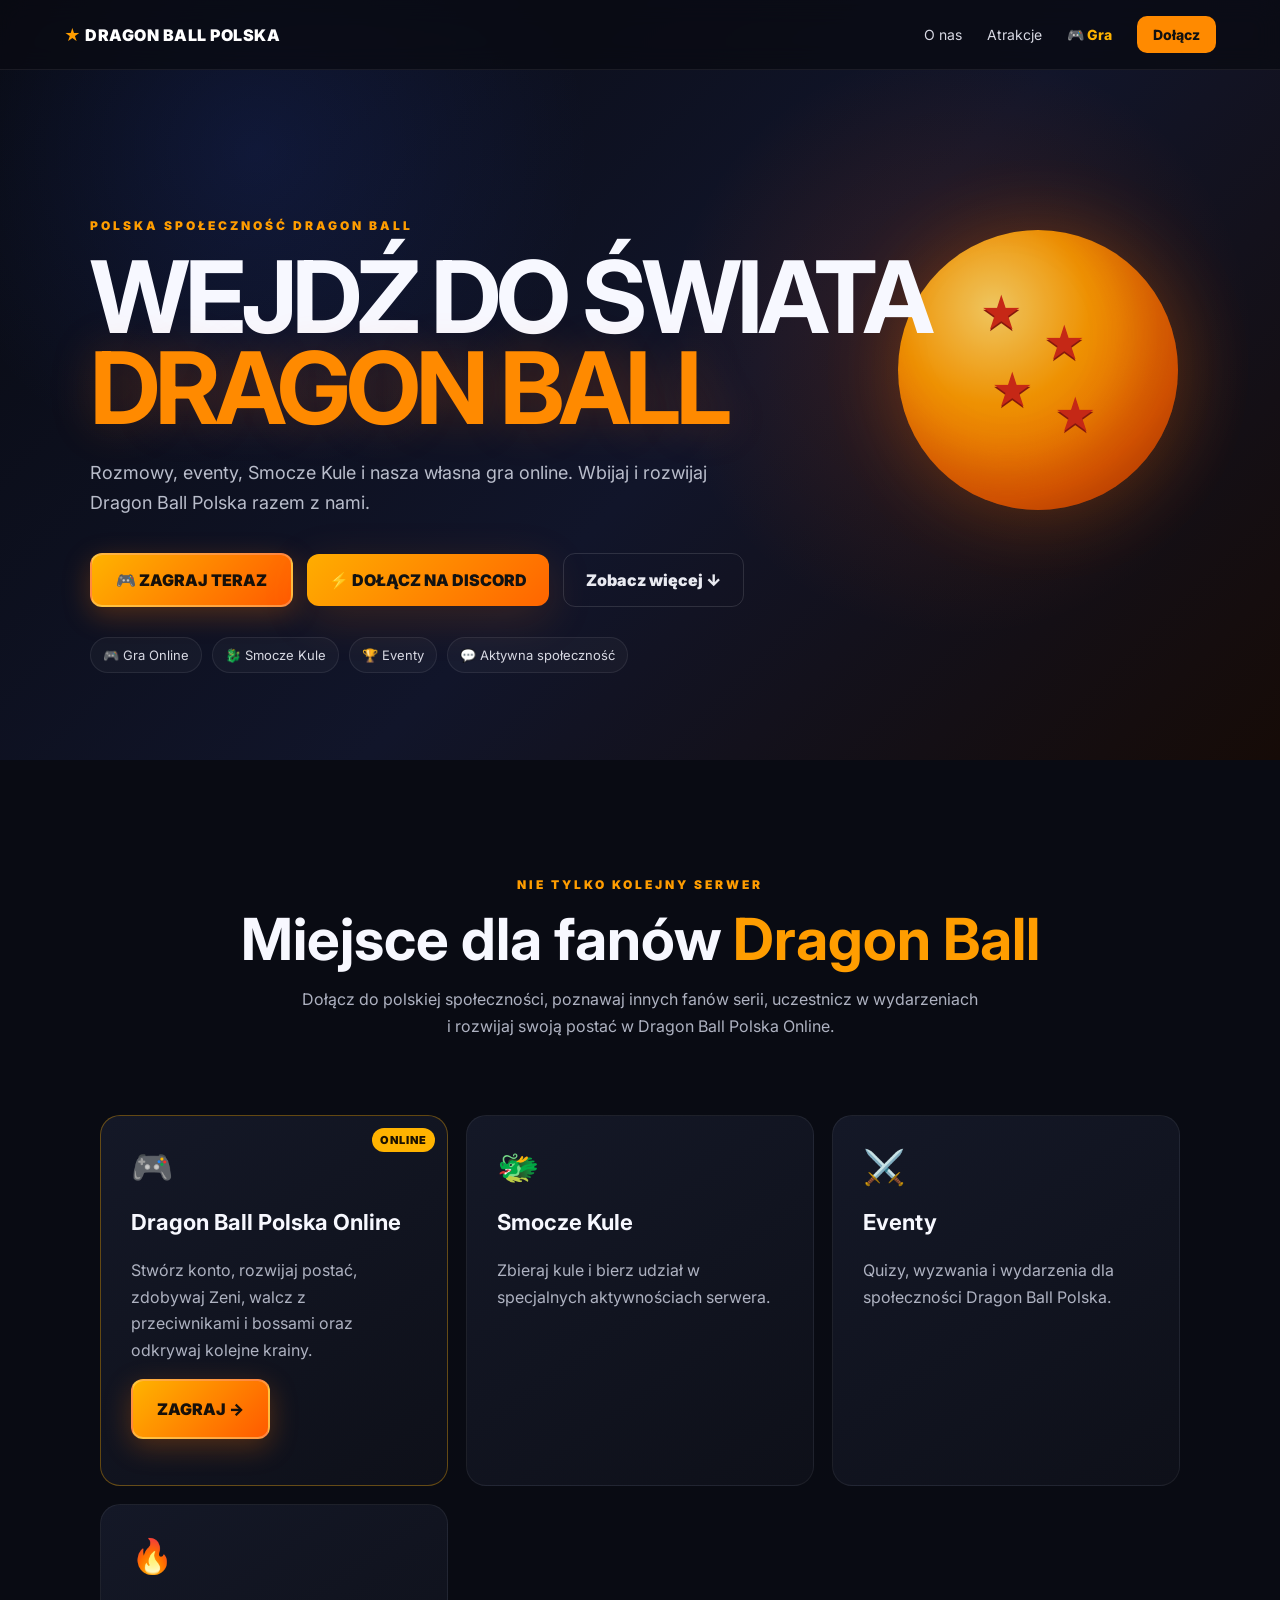
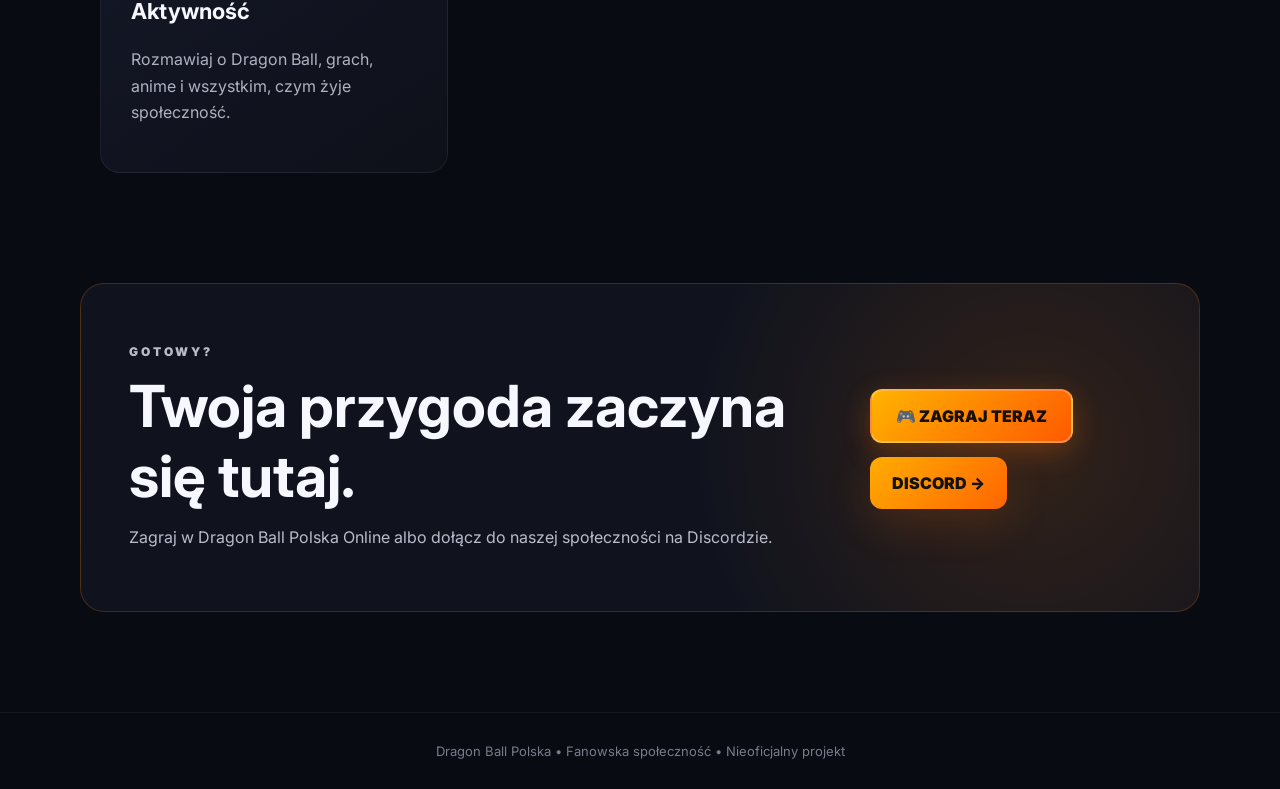
<file: index.html>
<!doctype html><html lang="pl"><head><meta charset="utf-8"><meta name="viewport" content="width=device-width,initial-scale=1"><meta name="description" content="Dragon Ball Polska — polska społeczność fanów Dragon Ball. Zagraj w Dragon Ball Polska Online lub dołącz na Discorda."><title>Dragon Ball Polska — Gra & Discord</title><link rel="stylesheet" href="style.css"><style>
.game-cta{display:inline-flex;align-items:center;justify-content:center;gap:8px;padding:15px 24px;border-radius:12px;font-weight:900;text-decoration:none;background:linear-gradient(135deg,#ffb300,#ff5a00);color:#17100a;border:2px solid rgba(255,255,255,.25);box-shadow:0 8px 28px rgba(255,116,0,.28);transition:.2s transform,.2s filter}.game-cta:hover{transform:translateY(-2px);filter:brightness(1.08)}.game-card{position:relative;overflow:hidden;border:1px solid rgba(255,174,0,.35)!important}.game-card:after{content:"ONLINE";position:absolute;top:12px;right:12px;font-size:11px;font-weight:900;letter-spacing:1px;padding:5px 8px;border-radius:999px;background:#ffb300;color:#1b1100}.nav .play-mini{color:#ffb300;font-weight:800}@media(max-width:700px){.actions{flex-direction:column;align-items:stretch}.actions a{text-align:center}}
</style></head><body>
<header class="nav"><a class="brand" href="#top"><span>★</span> DRAGON BALL POLSKA</a><nav><a href="#o-nas">O nas</a><a href="#atrakcje">Atrakcje</a><a class="play-mini" href="./game/">🎮 Gra</a><a class="mini" href="https://discord.gg/MGF9crQ9fY" target="_blank" rel="noopener">Dołącz</a></nav></header>
<main id="top"><section class="hero"><div class="orb one"></div><div class="orb two"></div><div class="hero-inner"><p class="eyebrow">POLSKA SPOŁECZNOŚĆ DRAGON BALL</p><h1>WEJDŹ DO ŚWIATA<br><em>DRAGON BALL</em></h1><p class="lead">Rozmowy, eventy, Smocze Kule i nasza własna gra online. Wbijaj i rozwijaj Dragon Ball Polska razem z nami.</p><div class="actions"><a class="game-cta" href="./game/">🎮 ZAGRAJ TERAZ</a><a class="cta" href="https://discord.gg/MGF9crQ9fY" target="_blank" rel="noopener">⚡ DOŁĄCZ NA DISCORD</a><a class="ghost" href="#atrakcje">Zobacz więcej ↓</a></div><div class="chips"><span>🎮 Gra Online</span><span>🐉 Smocze Kule</span><span>🏆 Eventy</span><span>💬 Aktywna społeczność</span></div></div><div class="ball" aria-hidden="true"><i>★</i><i>★</i><i>★</i><i>★</i></div></section>
<section id="o-nas" class="section"><p class="eyebrow">NIE TYLKO KOLEJNY SERWER</p><h2>Miejsce dla fanów <span>Dragon Ball</span></h2><p class="intro">Dołącz do polskiej społeczności, poznawaj innych fanów serii, uczestnicz w wydarzeniach i rozwijaj swoją postać w Dragon Ball Polska Online.</p></section>
<section id="atrakcje" class="cards"><article class="game-card"><b>🎮</b><h3>Dragon Ball Polska Online</h3><p>Stwórz konto, rozwijaj postać, zdobywaj Zeni, walcz z przeciwnikami i bossami oraz odkrywaj kolejne krainy.</p><p><a class="game-cta" href="./game/">ZAGRAJ →</a></p></article><article><b>🐲</b><h3>Smocze Kule</h3><p>Zbieraj kule i bierz udział w specjalnych aktywnościach serwera.</p></article><article><b>⚔️</b><h3>Eventy</h3><p>Quizy, wyzwania i wydarzenia dla społeczności Dragon Ball Polska.</p></article><article><b>🔥</b><h3>Aktywność</h3><p>Rozmawiaj o Dragon Ball, grach, anime i wszystkim, czym żyje społeczność.</p></article></section>
<section class="join"><div><p class="eyebrow">GOTOWY?</p><h2>Twoja przygoda zaczyna się tutaj.</h2><p>Zagraj w Dragon Ball Polska Online albo dołącz do naszej społeczności na Discordzie.</p></div><div class="actions"><a class="game-cta" href="./game/">🎮 ZAGRAJ TERAZ</a><a class="cta" href="https://discord.gg/MGF9crQ9fY" target="_blank" rel="noopener">DISCORD →</a></div></section></main>
<footer>Dragon Ball Polska • Fanowska społeczność • Nieoficjalny projekt</footer></body></html>
</file>
<file: style.css>
@import url('https://fonts.googleapis.com/css2?family=Inter:wght@400;600;800;900&display=swap');
*{box-sizing:border-box}html{scroll-behavior:smooth}body{margin:0;background:#090b13;color:#f7f8ff;font-family:Inter,Arial,sans-serif}.nav{height:70px;display:flex;align-items:center;justify-content:space-between;padding:0 max(5vw,22px);position:fixed;top:0;width:100%;z-index:10;background:rgba(9,11,19,.78);backdrop-filter:blur(12px);border-bottom:1px solid #ffffff12}.brand{font-weight:900;color:#fff;text-decoration:none;letter-spacing:.5px}.brand span,.section span{color:#ff9d00}.nav nav{display:flex;gap:25px;align-items:center}.nav nav a{color:#d8d9e3;text-decoration:none;font-size:14px}.mini{background:#ff8a00!important;color:#111!important;padding:10px 16px;border-radius:10px;font-weight:800}.hero{min-height:760px;display:grid;place-items:center;position:relative;overflow:hidden;padding:120px 7vw 70px;background:radial-gradient(circle at 75% 45%,#e74d002d,transparent 28%),radial-gradient(circle at 20% 20%,#305cff22,transparent 28%),linear-gradient(135deg,#080a11,#11152a 55%,#160b07)}.hero-inner{width:min(1180px,100%);position:relative;z-index:2}.eyebrow{font-size:12px;letter-spacing:3px;color:#ff9d00;font-weight:900}.hero h1{font-size:clamp(48px,8vw,100px);line-height:.91;margin:18px 0 25px;max-width:850px;letter-spacing:-5px}.hero h1 em{font-style:normal;color:#ff8a00;text-shadow:0 0 45px #ff6a003f}.lead{max-width:650px;font-size:18px;line-height:1.7;color:#b9bdcb}.actions{display:flex;gap:14px;align-items:center;margin:34px 0 30px;flex-wrap:wrap}.cta,.ghost{display:inline-block;text-decoration:none;font-weight:900;border-radius:12px;padding:16px 22px}.cta{background:linear-gradient(135deg,#ffad00,#ff6500);color:#121212;box-shadow:0 12px 45px #ff71002b}.cta:hover{transform:translateY(-2px)}.ghost{color:#e9eaf1;border:1px solid #ffffff1f}.chips{display:flex;gap:10px;flex-wrap:wrap}.chips span{font-size:13px;padding:9px 12px;border:1px solid #ffffff14;border-radius:999px;background:#ffffff08;color:#d8d9e3}.ball{position:absolute;right:8vw;top:230px;width:280px;height:280px;border-radius:50%;background:radial-gradient(circle at 34% 28%,#ffd465,#ff9c00 35%,#f46b00 70%,#a92d00);box-shadow:0 0 80px #ff730054,inset -30px -35px 50px #b6310066;opacity:.92}.ball i{position:absolute;color:#d32a16;font-style:normal;font-size:42px;text-shadow:0 2px #8c180c}.ball i:nth-child(1){left:82px;top:58px}.ball i:nth-child(2){left:145px;top:88px}.ball i:nth-child(3){left:93px;top:135px}.ball i:nth-child(4){left:156px;top:160px}.section{text-align:center;padding:105px 20px 45px}.section h2,.join h2{font-size:clamp(34px,5vw,58px);margin:12px 0}.intro{color:#aeb2c1;max-width:680px;margin:auto;line-height:1.7}.cards{max-width:1120px;margin:0 auto;padding:30px 20px 110px;display:grid;grid-template-columns:repeat(3,1fr);gap:18px}.cards article{background:linear-gradient(145deg,#141827,#0e1019);border:1px solid #ffffff10;padding:30px;border-radius:20px;min-height:220px}.cards b{font-size:34px}.cards h3{font-size:22px}.cards p{color:#aeb2c1;line-height:1.65}.join{max-width:1120px;margin:0 auto 100px;padding:48px;border:1px solid #ff8a0035;border-radius:24px;background:radial-gradient(circle at 85%,#ff7a0025,transparent 35%),#10131e;display:flex;align-items:center;justify-content:space-between;gap:30px}.join p{color:#b9bdcb}footer{text-align:center;padding:30px;color:#777c8d;border-top:1px solid #ffffff0d;font-size:13px}@media(max-width:850px){.nav nav a:not(.mini){display:none}.hero{min-height:720px}.ball{width:190px;height:190px;right:-70px;top:135px;opacity:.38}.ball i{font-size:28px}.ball i:nth-child(1){left:55px;top:38px}.ball i:nth-child(2){left:100px;top:60px}.ball i:nth-child(3){left:65px;top:92px}.ball i:nth-child(4){left:110px;top:110px}.hero h1{letter-spacing:-3px}.cards{grid-template-columns:1fr}.join{margin-left:20px;margin-right:20px;flex-direction:column;align-items:flex-start;padding:32px}}
</file>
